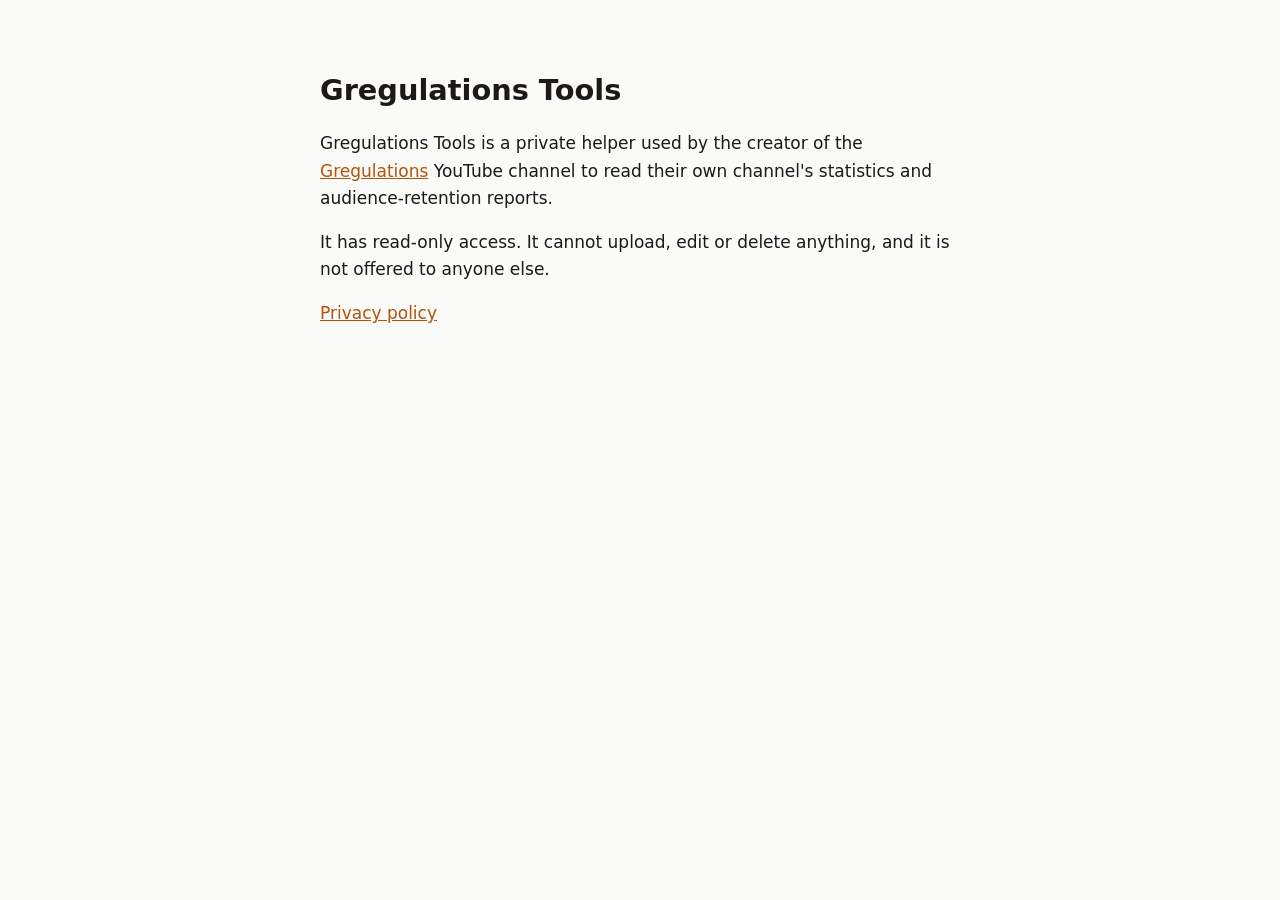
<file: index.html>
<!doctype html>
<html lang="en">
<head>
<meta charset="utf-8">
<meta name="viewport" content="width=device-width, initial-scale=1">
<title>Gregulations Tools</title>
<link rel="stylesheet" href="style.css">
</head>
<body>
<main>
  <h1>Gregulations Tools</h1>
  <p>Gregulations Tools is a private helper used by the creator of the
    <a href="https://www.youtube.com/@gregulations">Gregulations</a> YouTube channel to read
    their own channel's statistics and audience-retention reports.</p>
  <p>It has read-only access. It cannot upload, edit or delete anything, and it is not offered
    to anyone else.</p>
  <p><a href="privacy.html">Privacy policy</a></p>
</main>
</body>
</html>
</file>
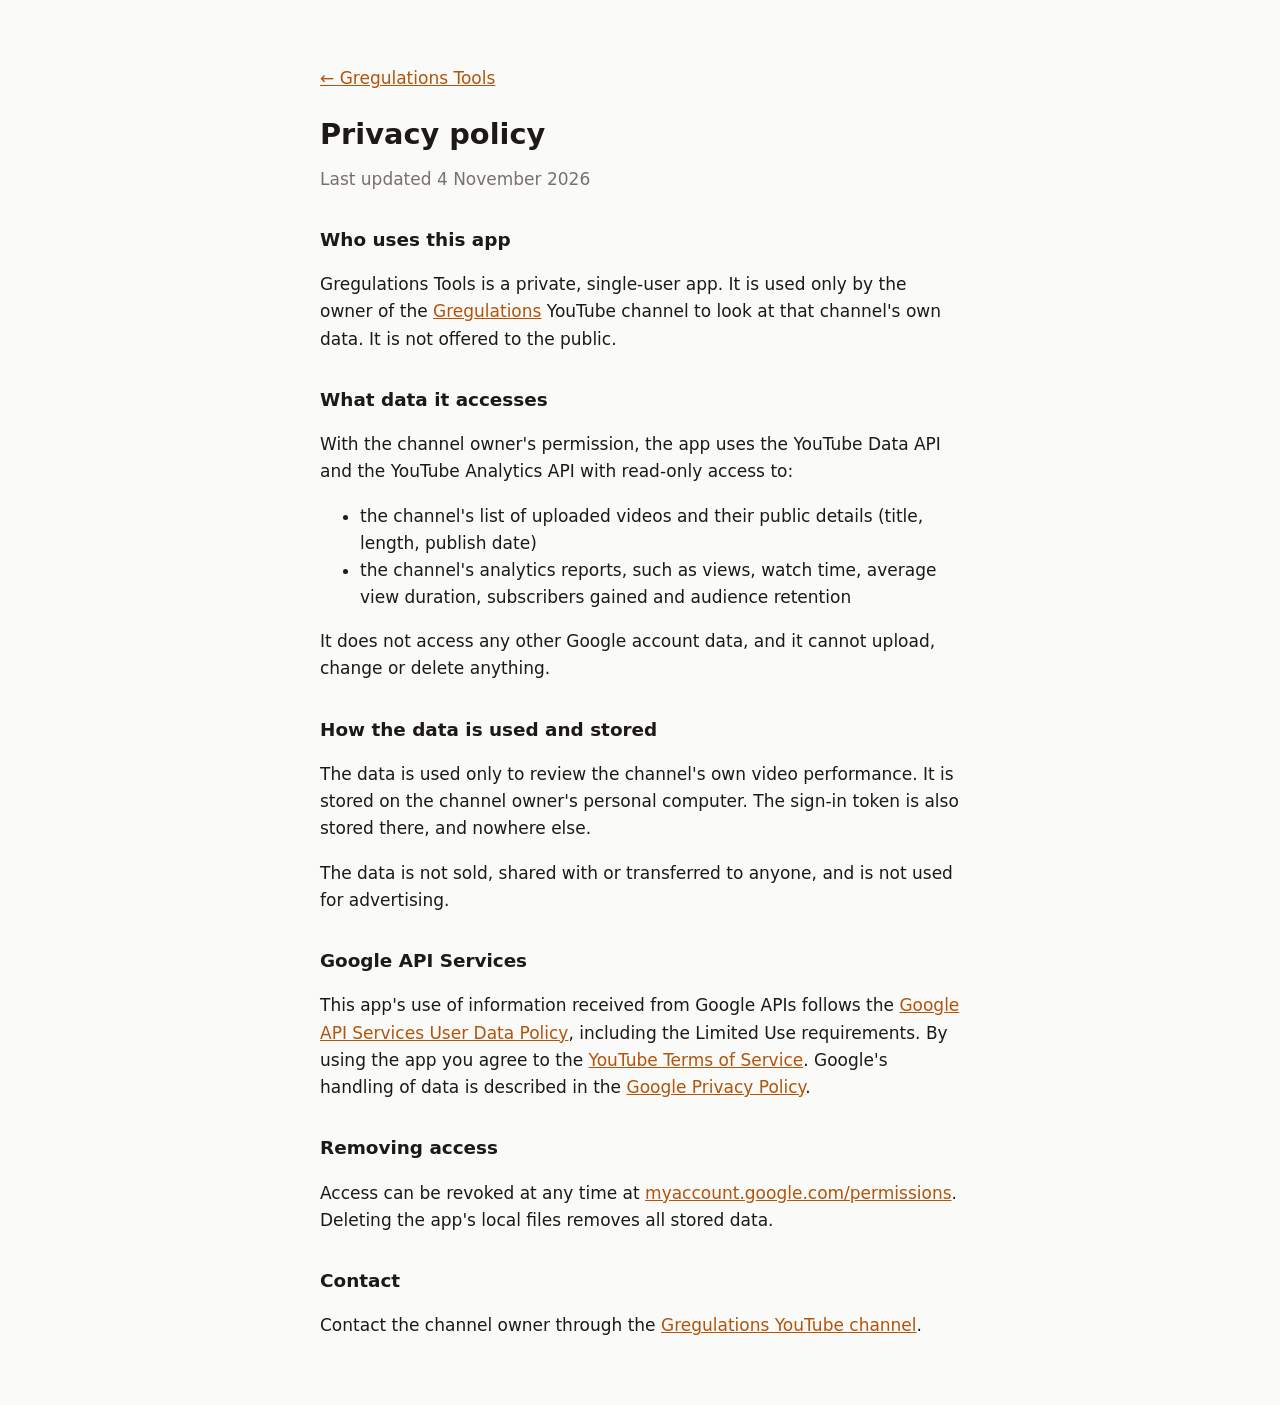
<file: privacy.html>
<!doctype html>
<html lang="en">
<head>
<meta charset="utf-8">
<meta name="viewport" content="width=device-width, initial-scale=1">
<title>Privacy policy · Gregulations Tools</title>
<link rel="stylesheet" href="style.css">
</head>
<body>
<main>
  <p><a href="index.html">← Gregulations Tools</a></p>
  <h1>Privacy policy</h1>
  <p class="muted">Last updated 4 November 2026</p>

  <h2>Who uses this app</h2>
  <p>Gregulations Tools is a private, single-user app. It is used only by the owner of the
    <a href="https://www.youtube.com/@gregulations">Gregulations</a> YouTube channel to look at
    that channel's own data. It is not offered to the public.</p>

  <h2>What data it accesses</h2>
  <p>With the channel owner's permission, the app uses the YouTube Data API and the YouTube
    Analytics API with read-only access to:</p>
  <ul>
    <li>the channel's list of uploaded videos and their public details (title, length, publish date)</li>
    <li>the channel's analytics reports, such as views, watch time, average view duration,
      subscribers gained and audience retention</li>
  </ul>
  <p>It does not access any other Google account data, and it cannot upload, change or delete
    anything.</p>

  <h2>How the data is used and stored</h2>
  <p>The data is used only to review the channel's own video performance. It is stored on the
    channel owner's personal computer. The sign-in token is also stored there, and nowhere else.</p>
  <p>The data is not sold, shared with or transferred to anyone, and is not used for
    advertising.</p>

  <h2>Google API Services</h2>
  <p>This app's use of information received from Google APIs follows the
    <a href="https://developers.google.com/terms/api-services-user-data-policy">Google API Services
    User Data Policy</a>, including the Limited Use requirements. By using the app you agree to the
    <a href="https://www.youtube.com/t/terms">YouTube Terms of Service</a>. Google's handling of
    data is described in the <a href="https://policies.google.com/privacy">Google Privacy
    Policy</a>.</p>

  <h2>Removing access</h2>
  <p>Access can be revoked at any time at
    <a href="https://myaccount.google.com/permissions">myaccount.google.com/permissions</a>.
    Deleting the app's local files removes all stored data.</p>

  <h2>Contact</h2>
  <p>Contact the channel owner through the
    <a href="https://www.youtube.com/@gregulations">Gregulations YouTube channel</a>.</p>
</main>
</body>
</html>
</file>
<file: style.css>
:root {
  --bg: #fafaf9;
  --text: #1c1917;
  --muted: #78716c;
  --link: #b45309;
}
@media (prefers-color-scheme: dark) {
  :root {
    --bg: #1c1917;
    --text: #f5f5f4;
    --muted: #a8a29e;
    --link: #fbbf24;
  }
}
body {
  margin: 0;
  background: var(--bg);
  color: var(--text);
  font: 17px/1.6 system-ui, -apple-system, "Segoe UI", sans-serif;
}
main {
  max-width: 40rem;
  margin: 0 auto;
  padding: 3rem 16px;
}
h1 { font-size: 1.8rem; margin-bottom: 0.5rem; }
h2 { font-size: 1.15rem; margin-top: 2rem; }
a { color: var(--link); }
.muted { color: var(--muted); margin-top: 0; }
</file>
